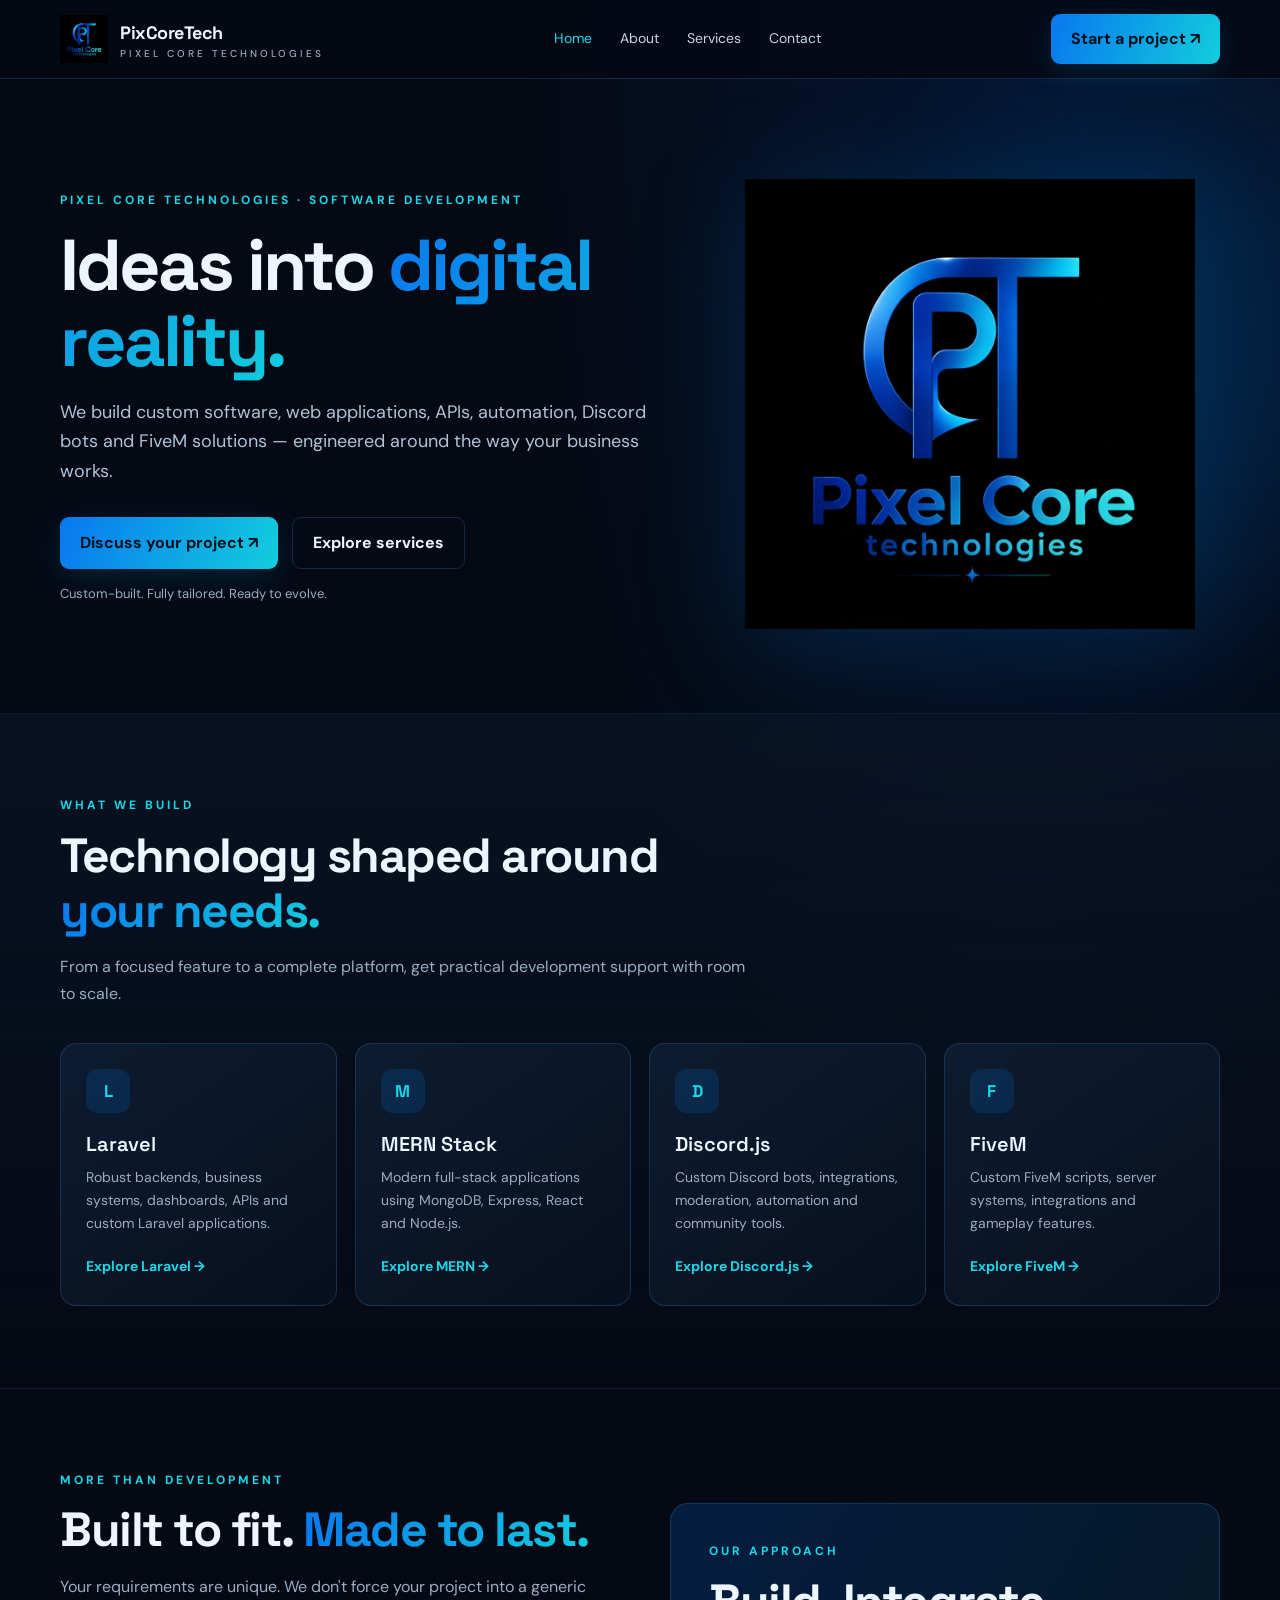
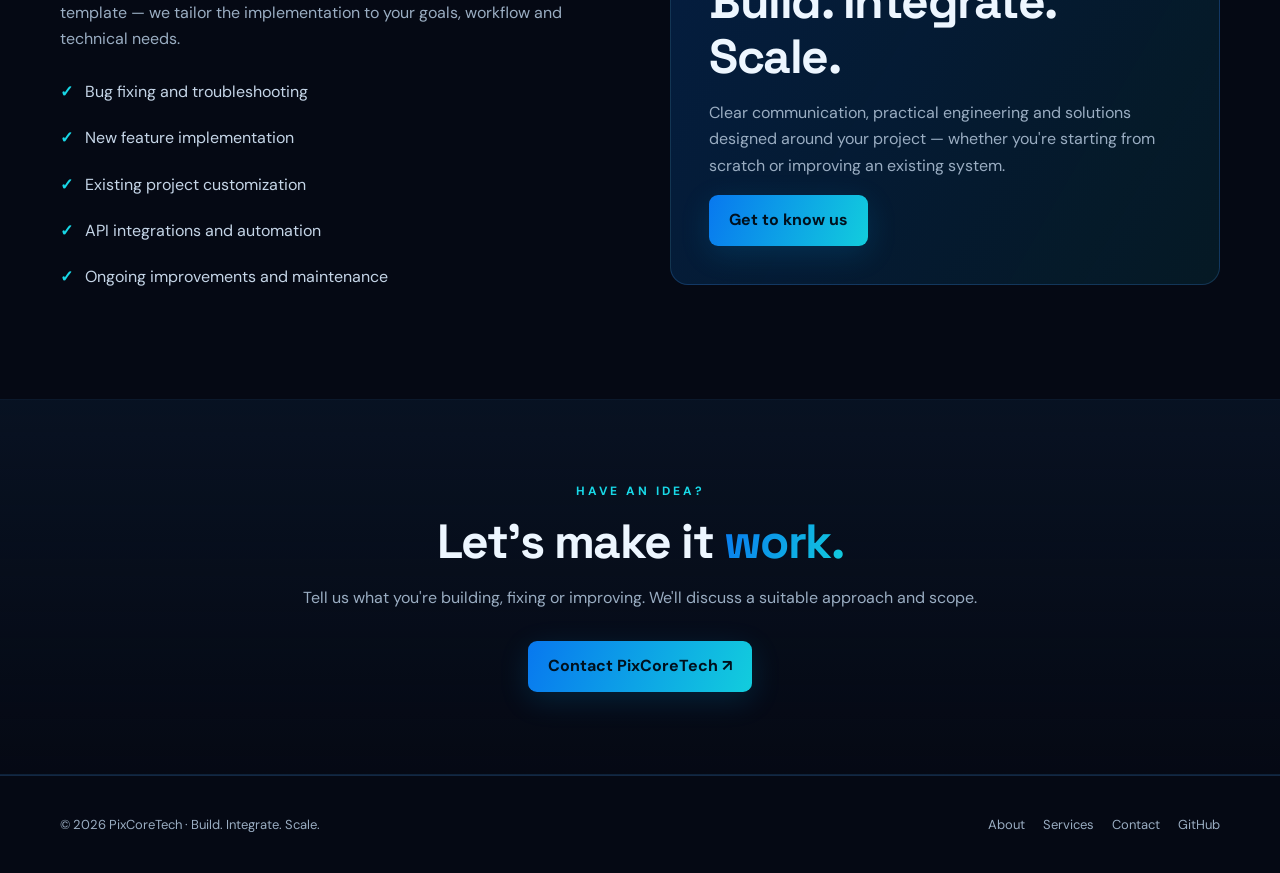
<file: index.html>
<!doctype html>
<html lang="en"><head><meta charset="utf-8"><meta name="viewport" content="width=device-width,initial-scale=1">
<title>PixCoreTech | Custom Software & Web Development</title><meta name="description" content="PixCoreTech builds custom Laravel, MERN, Discord.js and FiveM solutions, including bug fixes, feature implementation, APIs and automation."><meta name="theme-color" content="#050914">
<meta name="robots" content="index,follow"><link rel="canonical" href="https://pixcoretech.px1.buzz/index.html">
<meta property="og:type" content="website"><meta property="og:site_name" content="PixCoreTech"><meta property="og:title" content="PixCoreTech | Custom Software & Web Development"><meta property="og:description" content="PixCoreTech builds custom Laravel, MERN, Discord.js and FiveM solutions, including bug fixes, feature implementation, APIs and automation."><meta property="og:image" content="https://pixcoretech.px1.buzz/assets/pixcoretech-logo.png">
<link rel="icon" href="assets/pixcoretech-logo.png"><link rel="stylesheet" href="styles.css">
<script type="application/ld+json">{"@context":"https://schema.org","@type":"SoftwareCompany","name":"PixCoreTech","alternateName":"Pixel Core Technologies","url":"https://pixcoretech.px1.buzz/","description":"Custom software development, web applications, APIs, automation, Discord.js and FiveM development.","slogan":"Build. Integrate. Scale.","areaServed":"Worldwide","knowsAbout":["Laravel development","MERN stack development","Discord.js development","FiveM development","API integration","Bug fixing","Custom software"]}</script></head>
<body><header class="topbar"><div class="container nav"><a class="brand" href="index.html"><img src="assets/pixcoretech-logo.png" alt="PixCoreTech logo"><span>PixCoreTech<small>Pixel Core Technologies</small></span></a><button class="menu" aria-label="Toggle navigation" aria-expanded="false">☰</button><nav class="navlinks"><a class="active" href="index.html">Home</a><a href="about.html">About</a><a href="services.html">Services</a><a href="contact.html">Contact</a></nav><a class="nav-cta" href="contact.html">Start a project ↗</a></div></header><main><section class="hero"><div class="container hero-grid"><div><div class="eyebrow">Pixel Core Technologies · Software Development</div><h1>Ideas into <span class="gradient">digital reality.</span></h1><p class="lead">We build custom software, web applications, APIs, automation, Discord bots and FiveM solutions — engineered around the way your business works.</p><div class="actions"><a class="btn" href="contact.html">Discuss your project ↗</a><a class="btn secondary" href="services.html">Explore services</a></div><p class="notice">Custom-built. Fully tailored. Ready to evolve.</p></div><div><img class="hero-logo" src="assets/pixcoretech-logo.png" alt="PixCoreTech — Pixel Core Technologies blue and cyan PT logo"></div></div></section>
<section class="section alt"><div class="container"><div class="section-head"><div class="eyebrow">What we build</div><h2>Technology shaped around <span class="gradient">your needs.</span></h2><p>From a focused feature to a complete platform, get practical development support with room to scale.</p></div><div class="cards">
<div class="card"><div class="icon">L</div><h3>Laravel</h3><p>Robust backends, business systems, dashboards, APIs and custom Laravel applications.</p><a class="arrow" href="services.html#laravel">Explore Laravel →</a></div>
<div class="card"><div class="icon">M</div><h3>MERN Stack</h3><p>Modern full-stack applications using MongoDB, Express, React and Node.js.</p><a class="arrow" href="services.html#mern">Explore MERN →</a></div>
<div class="card"><div class="icon">D</div><h3>Discord.js</h3><p>Custom Discord bots, integrations, moderation, automation and community tools.</p><a class="arrow" href="services.html#discord">Explore Discord.js →</a></div>
<div class="card"><div class="icon">F</div><h3>FiveM</h3><p>Custom FiveM scripts, server systems, integrations and gameplay features.</p><a class="arrow" href="services.html#fivem">Explore FiveM →</a></div></div></div></section>
<section class="section"><div class="container split"><div><div class="eyebrow">More than development</div><h2>Built to fit. <span class="gradient">Made to last.</span></h2><p class="muted">Your requirements are unique. We don't force your project into a generic template — we tailor the implementation to your goals, workflow and technical needs.</p><ul class="checks"><li>Bug fixing and troubleshooting</li><li>New feature implementation</li><li>Existing project customization</li><li>API integrations and automation</li><li>Ongoing improvements and maintenance</li></ul></div><div class="callout"><div class="eyebrow">Our approach</div><h2>Build. Integrate. Scale.</h2><p class="muted">Clear communication, practical engineering and solutions designed around your project — whether you're starting from scratch or improving an existing system.</p><a class="btn" href="about.html">Get to know us</a></div></div></section>
<section class="section alt"><div class="container" style="text-align:center"><div class="eyebrow">Have an idea?</div><h2>Let's make it <span class="gradient">work.</span></h2><p class="muted">Tell us what you're building, fixing or improving. We'll discuss a suitable approach and scope.</p><div class="actions" style="justify-content:center"><a class="btn" href="contact.html">Contact PixCoreTech ↗</a></div></div></section></main><footer class="footer"><div class="container footer-inner"><div>© <span data-year></span> PixCoreTech · Build. Integrate. Scale.</div><div class="footer-links"><a href="about.html">About</a><a href="services.html">Services</a><a href="contact.html">Contact</a><a href="https://github.com/PixCoreTech" target="_blank" rel="noopener">GitHub</a></div></div></footer><script src="script.js"></script></body></html>
</file>
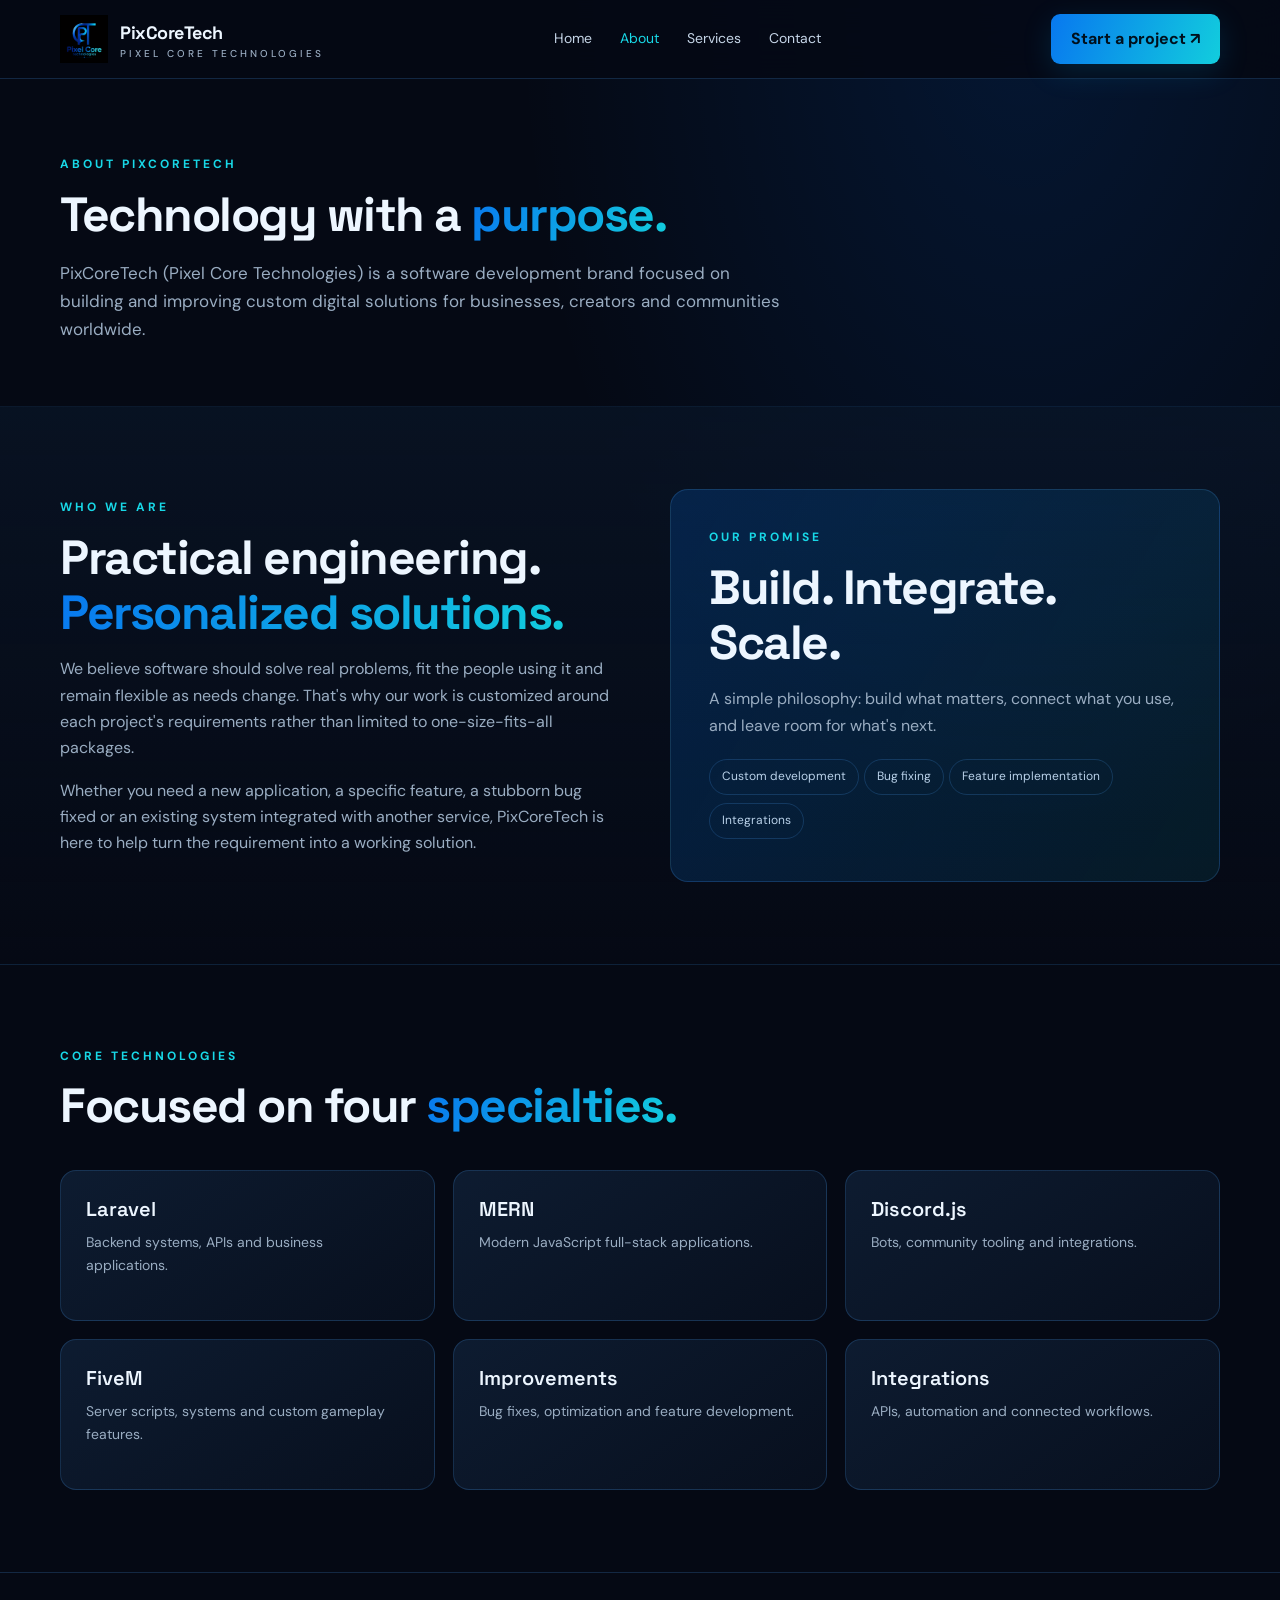
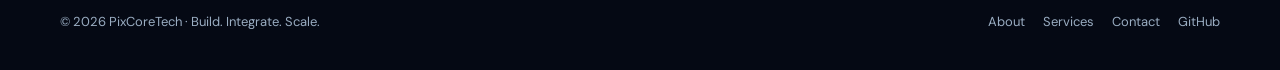
<file: about.html>
<!doctype html>
<html lang="en"><head><meta charset="utf-8"><meta name="viewport" content="width=device-width,initial-scale=1">
<title>About PixCoreTech | Pixel Core Technologies</title><meta name="description" content="Learn about PixCoreTech, a custom software development brand building tailored web applications, APIs, Discord bots and FiveM solutions."><meta name="theme-color" content="#050914">
<meta name="robots" content="index,follow"><link rel="canonical" href="https://pixcoretech.px1.buzz/about.html">
<meta property="og:type" content="website"><meta property="og:site_name" content="PixCoreTech"><meta property="og:title" content="About PixCoreTech | Pixel Core Technologies"><meta property="og:description" content="Learn about PixCoreTech, a custom software development brand building tailored web applications, APIs, Discord bots and FiveM solutions."><meta property="og:image" content="https://pixcoretech.px1.buzz/assets/pixcoretech-logo.png">
<link rel="icon" href="assets/pixcoretech-logo.png"><link rel="stylesheet" href="styles.css">
<script type="application/ld+json">{"@context":"https://schema.org","@type":"SoftwareCompany","name":"PixCoreTech","alternateName":"Pixel Core Technologies","url":"https://pixcoretech.px1.buzz/","description":"Custom software development, web applications, APIs, automation, Discord.js and FiveM development.","slogan":"Build. Integrate. Scale.","areaServed":"Worldwide","knowsAbout":["Laravel development","MERN stack development","Discord.js development","FiveM development","API integration","Bug fixing","Custom software"]}</script></head>
<body><header class="topbar"><div class="container nav"><a class="brand" href="index.html"><img src="assets/pixcoretech-logo.png" alt="PixCoreTech logo"><span>PixCoreTech<small>Pixel Core Technologies</small></span></a><button class="menu" aria-label="Toggle navigation" aria-expanded="false">☰</button><nav class="navlinks"><a href="index.html">Home</a><a class="active" href="about.html">About</a><a href="services.html">Services</a><a href="contact.html">Contact</a></nav><a class="nav-cta" href="contact.html">Start a project ↗</a></div></header><main><section class="page-hero"><div class="container"><div class="eyebrow">About PixCoreTech</div><h1>Technology with a <span class="gradient">purpose.</span></h1><p>PixCoreTech (Pixel Core Technologies) is a software development brand focused on building and improving custom digital solutions for businesses, creators and communities worldwide.</p></div></section>
<section class="section alt"><div class="container split"><div><div class="eyebrow">Who we are</div><h2>Practical engineering. <span class="gradient">Personalized solutions.</span></h2><p class="muted">We believe software should solve real problems, fit the people using it and remain flexible as needs change. That's why our work is customized around each project's requirements rather than limited to one-size-fits-all packages.</p><p class="muted">Whether you need a new application, a specific feature, a stubborn bug fixed or an existing system integrated with another service, PixCoreTech is here to help turn the requirement into a working solution.</p></div><div class="callout"><div class="eyebrow">Our promise</div><h2>Build. Integrate. Scale.</h2><p class="muted">A simple philosophy: build what matters, connect what you use, and leave room for what's next.</p><span class="pill">Custom development</span><span class="pill">Bug fixing</span><span class="pill">Feature implementation</span><span class="pill">Integrations</span></div></div></section>
<section class="section"><div class="container"><div class="section-head"><div class="eyebrow">Core technologies</div><h2>Focused on four <span class="gradient">specialties.</span></h2></div><div class="feature-grid"><div class="card"><h3>Laravel</h3><p>Backend systems, APIs and business applications.</p></div><div class="card"><h3>MERN</h3><p>Modern JavaScript full-stack applications.</p></div><div class="card"><h3>Discord.js</h3><p>Bots, community tooling and integrations.</p></div><div class="card"><h3>FiveM</h3><p>Server scripts, systems and custom gameplay features.</p></div><div class="card"><h3>Improvements</h3><p>Bug fixes, optimization and feature development.</p></div><div class="card"><h3>Integrations</h3><p>APIs, automation and connected workflows.</p></div></div></div></section></main><footer class="footer"><div class="container footer-inner"><div>© <span data-year></span> PixCoreTech · Build. Integrate. Scale.</div><div class="footer-links"><a href="about.html">About</a><a href="services.html">Services</a><a href="contact.html">Contact</a><a href="https://github.com/PixCoreTech" target="_blank" rel="noopener">GitHub</a></div></div></footer><script src="script.js"></script></body></html>
</file>
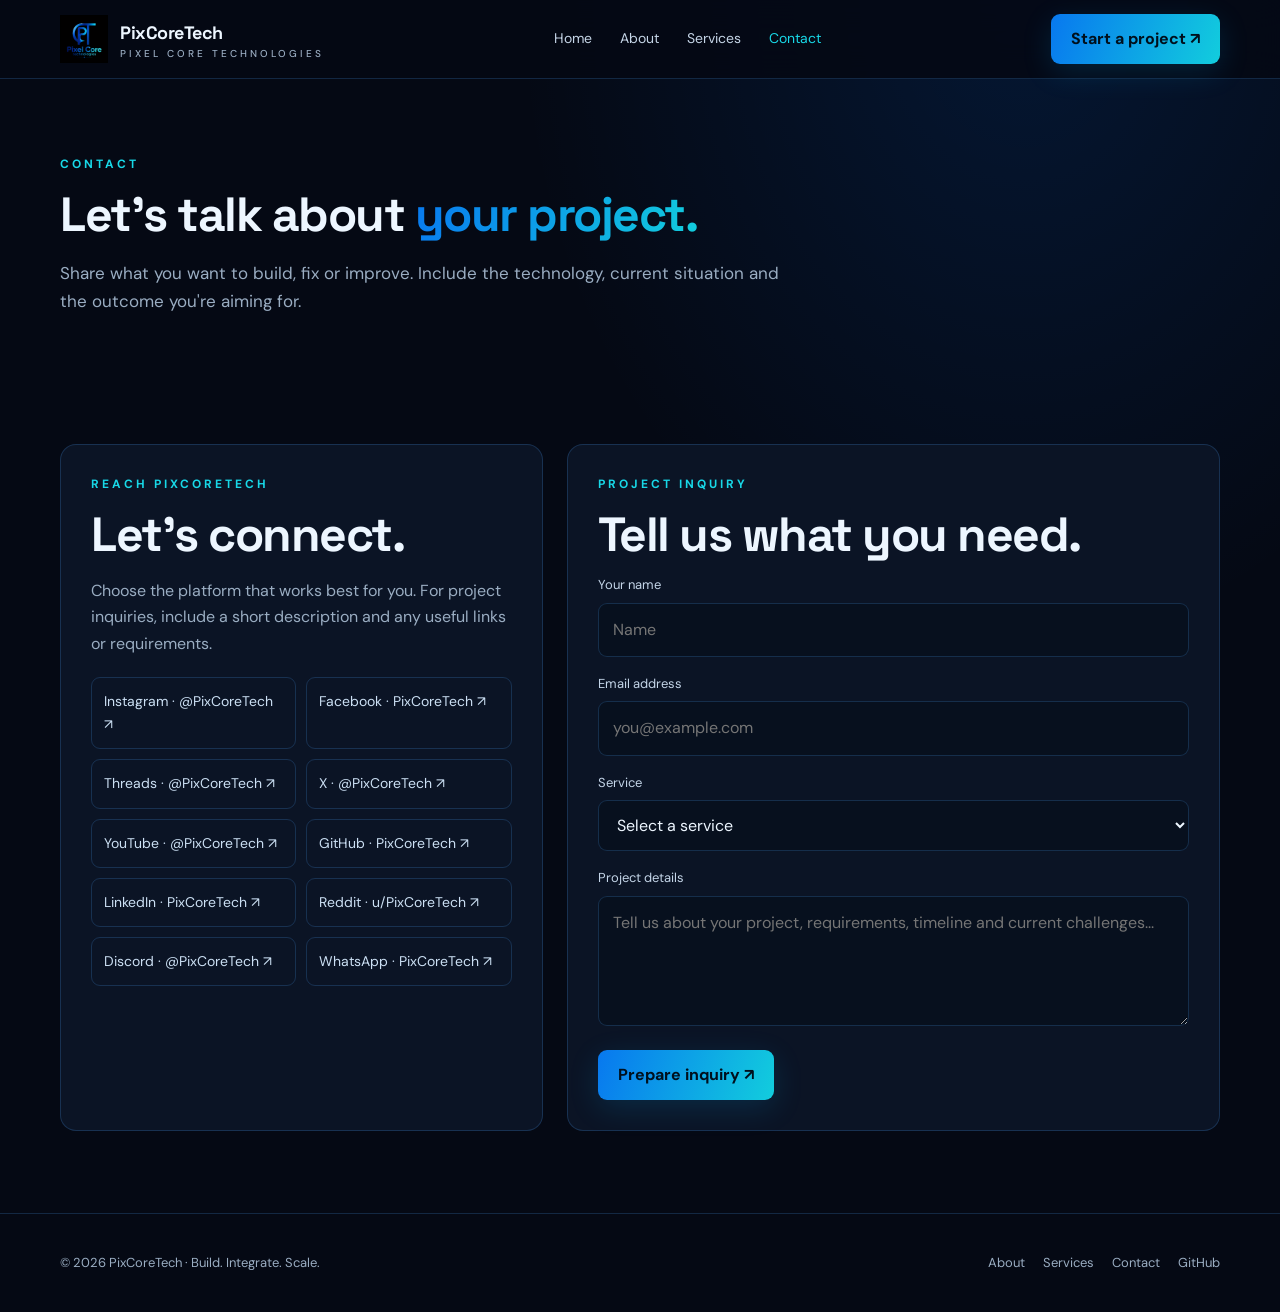
<file: contact.html>
<!doctype html>
<html lang="en"><head><meta charset="utf-8"><meta name="viewport" content="width=device-width,initial-scale=1">
<title>Contact PixCoreTech | Start a Project</title><meta name="description" content="Contact PixCoreTech for custom software, Laravel, MERN, Discord.js, FiveM development, bug fixing and feature implementation."><meta name="theme-color" content="#050914">
<meta name="robots" content="index,follow"><link rel="canonical" href="https://pixcoretech.px1.buzz/contact.html">
<meta property="og:type" content="website"><meta property="og:site_name" content="PixCoreTech"><meta property="og:title" content="Contact PixCoreTech | Start a Project"><meta property="og:description" content="Contact PixCoreTech for custom software, Laravel, MERN, Discord.js, FiveM development, bug fixing and feature implementation."><meta property="og:image" content="https://pixcoretech.px1.buzz/assets/pixcoretech-logo.png">
<link rel="icon" href="assets/pixcoretech-logo.png"><link rel="stylesheet" href="styles.css">
<script type="application/ld+json">{"@context":"https://schema.org","@type":"SoftwareCompany","name":"PixCoreTech","alternateName":"Pixel Core Technologies","url":"https://pixcoretech.px1.buzz/","description":"Custom software development, web applications, APIs, automation, Discord.js and FiveM development.","slogan":"Build. Integrate. Scale.","areaServed":"Worldwide","knowsAbout":["Laravel development","MERN stack development","Discord.js development","FiveM development","API integration","Bug fixing","Custom software"]}</script></head>
<body><header class="topbar"><div class="container nav"><a class="brand" href="index.html"><img src="assets/pixcoretech-logo.png" alt="PixCoreTech logo"><span>PixCoreTech<small>Pixel Core Technologies</small></span></a><button class="menu" aria-label="Toggle navigation" aria-expanded="false">☰</button><nav class="navlinks"><a href="index.html">Home</a><a href="about.html">About</a><a href="services.html">Services</a><a class="active" href="contact.html">Contact</a></nav><a class="nav-cta" href="contact.html">Start a project ↗</a></div></header><main><section class="page-hero compact"><div class="container"><div class="eyebrow">Contact</div><h1>Let's talk about <span class="gradient">your project.</span></h1><p>Share what you want to build, fix or improve. Include the technology, current situation and the outcome you're aiming for.</p></div></section>
<section class="section"><div class="container contact-grid"><div class="contact-panel"><div class="eyebrow">Reach PixCoreTech</div><h2>Let's connect.</h2><p class="muted">Choose the platform that works best for you. For project inquiries, include a short description and any useful links or requirements.</p><div class="socials">
<a class="social" href="https://www.instagram.com/pixcoretech/" target="_blank" rel="noopener">Instagram · @PixCoreTech ↗</a>
<a class="social" href="https://www.facebook.com/profile.php?id=61595863424711" target="_blank" rel="noopener">Facebook · PixCoreTech ↗</a>
<a class="social" href="https://www.threads.net/@pixcoretech" target="_blank" rel="noopener">Threads · @PixCoreTech ↗</a>
<a class="social" href="https://x.com/PixCoreTech" target="_blank" rel="noopener">X · @PixCoreTech ↗</a>
<a class="social" href="https://www.youtube.com/@PixCoreTech" target="_blank" rel="noopener">YouTube · @PixCoreTech ↗</a>
<a class="social" href="https://github.com/PixCoreTech" target="_blank" rel="noopener">GitHub · PixCoreTech ↗</a>
<a class="social" href="https://www.linkedin.com/company/pixcoretech/" target="_blank" rel="noopener">LinkedIn · PixCoreTech ↗</a>
<a class="social" href="https://www.reddit.com/user/PixCoreTech/" target="_blank" rel="noopener">Reddit · u/PixCoreTech ↗</a>
<a class="social" href="https://discordapp.com/users/1567366412165578913" target="_blank" rel="noopener">Discord · @PixCoreTech ↗</a>
<a class="social" href="https://wa.me/pixcoretech" target="_blank" rel="noopener">WhatsApp · PixCoreTech ↗</a>
</div></div>
<div class="contact-panel"><div class="eyebrow">Project inquiry</div><h2>Tell us what you need.</h2><form id="contact-form"><div class="field"><label for="name">Your name</label><input id="name" name="name" required placeholder="Name"></div><div class="field"><label for="email">Email address</label><input id="email" name="email" type="email" required placeholder="you@example.com"></div><div class="field"><label for="service">Service</label><select id="service" name="service"><option value="">Select a service</option><option>Laravel</option><option>MERN Stack</option><option>Discord.js</option><option>FiveM</option><option>Bug fixing / feature implementation</option><option>Other custom development</option></select></div><div class="field"><label for="message">Project details</label><textarea id="message" name="message" required placeholder="Tell us about your project, requirements, timeline and current challenges..."></textarea></div><button class="btn" type="submit">Prepare inquiry ↗</button></form></div></div></section></main><footer class="footer"><div class="container footer-inner"><div>© <span data-year></span> PixCoreTech · Build. Integrate. Scale.</div><div class="footer-links"><a href="about.html">About</a><a href="services.html">Services</a><a href="contact.html">Contact</a><a href="https://github.com/PixCoreTech" target="_blank" rel="noopener">GitHub</a></div></div></footer><script src="script.js"></script></body></html>
</file>
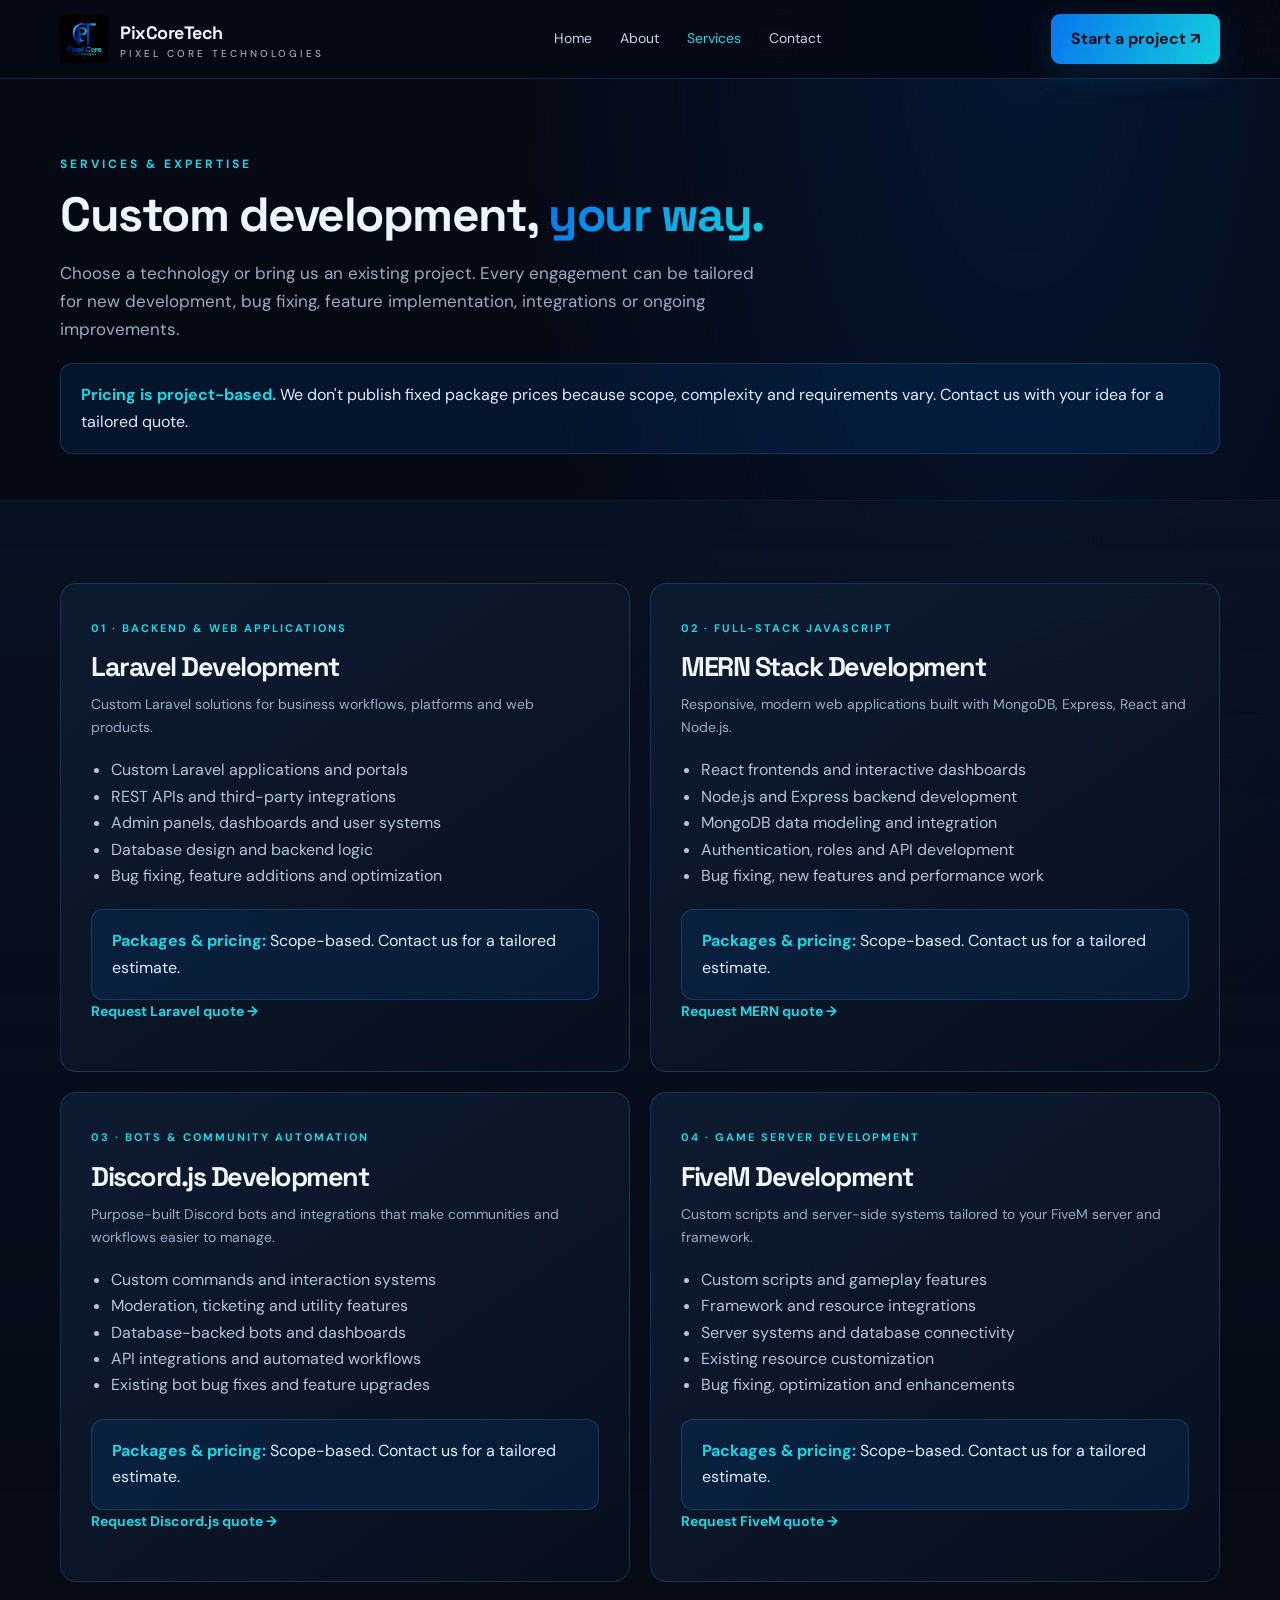
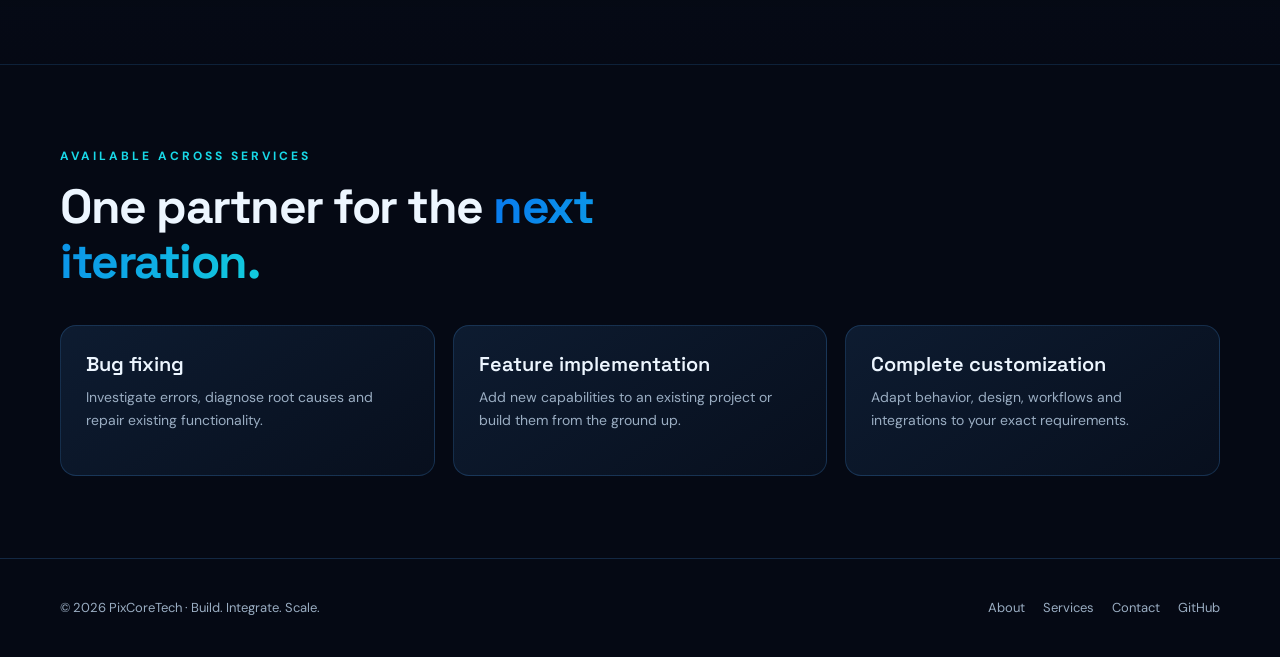
<file: services.html>
<!doctype html>
<html lang="en"><head><meta charset="utf-8"><meta name="viewport" content="width=device-width,initial-scale=1">
<title>Software Development Services | PixCoreTech</title><meta name="description" content="Explore custom Laravel, MERN stack, Discord.js and FiveM development, plus bug fixing, feature implementation and project customization."><meta name="theme-color" content="#050914">
<meta name="robots" content="index,follow"><link rel="canonical" href="https://pixcoretech.px1.buzz/services.html">
<meta property="og:type" content="website"><meta property="og:site_name" content="PixCoreTech"><meta property="og:title" content="Software Development Services | PixCoreTech"><meta property="og:description" content="Explore custom Laravel, MERN stack, Discord.js and FiveM development, plus bug fixing, feature implementation and project customization."><meta property="og:image" content="https://pixcoretech.px1.buzz/assets/pixcoretech-logo.png">
<link rel="icon" href="assets/pixcoretech-logo.png"><link rel="stylesheet" href="styles.css">
<script type="application/ld+json">{"@context":"https://schema.org","@type":"SoftwareCompany","name":"PixCoreTech","alternateName":"Pixel Core Technologies","url":"https://pixcoretech.px1.buzz/","description":"Custom software development, web applications, APIs, automation, Discord.js and FiveM development.","slogan":"Build. Integrate. Scale.","areaServed":"Worldwide","knowsAbout":["Laravel development","MERN stack development","Discord.js development","FiveM development","API integration","Bug fixing","Custom software"]}</script></head>
<body><header class="topbar"><div class="container nav"><a class="brand" href="index.html"><img src="assets/pixcoretech-logo.png" alt="PixCoreTech logo"><span>PixCoreTech<small>Pixel Core Technologies</small></span></a><button class="menu" aria-label="Toggle navigation" aria-expanded="false">☰</button><nav class="navlinks"><a href="index.html">Home</a><a href="about.html">About</a><a class="active" href="services.html">Services</a><a href="contact.html">Contact</a></nav><a class="nav-cta" href="contact.html">Start a project ↗</a></div></header><main><section class="page-hero"><div class="container"><div class="eyebrow">Services & expertise</div><h1>Custom development, <span class="gradient">your way.</span></h1><p>Choose a technology or bring us an existing project. Every engagement can be tailored for new development, bug fixing, feature implementation, integrations or ongoing improvements.</p><div class="pricing-note"><strong>Pricing is project-based.</strong> We don't publish fixed package prices because scope, complexity and requirements vary. Contact us with your idea for a tailored quote.</div></div></section>
<section class="section alt"><div class="container service-grid">
<article class="card service-card" id="laravel"><span class="tag">01 · Backend & web applications</span><h2>Laravel Development</h2><p class="muted">Custom Laravel solutions for business workflows, platforms and web products.</p><ul><li>Custom Laravel applications and portals</li><li>REST APIs and third-party integrations</li><li>Admin panels, dashboards and user systems</li><li>Database design and backend logic</li><li>Bug fixing, feature additions and optimization</li></ul><div class="pricing-note"><strong>Packages & pricing:</strong> Scope-based. Contact us for a tailored estimate.</div><p><a class="arrow" href="contact.html?service=Laravel">Request Laravel quote →</a></p></article>
<article class="card service-card" id="mern"><span class="tag">02 · Full-stack JavaScript</span><h2>MERN Stack Development</h2><p class="muted">Responsive, modern web applications built with MongoDB, Express, React and Node.js.</p><ul><li>React frontends and interactive dashboards</li><li>Node.js and Express backend development</li><li>MongoDB data modeling and integration</li><li>Authentication, roles and API development</li><li>Bug fixing, new features and performance work</li></ul><div class="pricing-note"><strong>Packages & pricing:</strong> Scope-based. Contact us for a tailored estimate.</div><p><a class="arrow" href="contact.html?service=MERN">Request MERN quote →</a></p></article>
<article class="card service-card" id="discord"><span class="tag">03 · Bots & community automation</span><h2>Discord.js Development</h2><p class="muted">Purpose-built Discord bots and integrations that make communities and workflows easier to manage.</p><ul><li>Custom commands and interaction systems</li><li>Moderation, ticketing and utility features</li><li>Database-backed bots and dashboards</li><li>API integrations and automated workflows</li><li>Existing bot bug fixes and feature upgrades</li></ul><div class="pricing-note"><strong>Packages & pricing:</strong> Scope-based. Contact us for a tailored estimate.</div><p><a class="arrow" href="contact.html?service=Discord.js">Request Discord.js quote →</a></p></article>
<article class="card service-card" id="fivem"><span class="tag">04 · Game server development</span><h2>FiveM Development</h2><p class="muted">Custom scripts and server-side systems tailored to your FiveM server and framework.</p><ul><li>Custom scripts and gameplay features</li><li>Framework and resource integrations</li><li>Server systems and database connectivity</li><li>Existing resource customization</li><li>Bug fixing, optimization and enhancements</li></ul><div class="pricing-note"><strong>Packages & pricing:</strong> Scope-based. Contact us for a tailored estimate.</div><p><a class="arrow" href="contact.html?service=FiveM">Request FiveM quote →</a></p></article>
</div></section>
<section class="section"><div class="container"><div class="section-head"><div class="eyebrow">Available across services</div><h2>One partner for the <span class="gradient">next iteration.</span></h2></div><div class="feature-grid"><div class="card"><h3>Bug fixing</h3><p>Investigate errors, diagnose root causes and repair existing functionality.</p></div><div class="card"><h3>Feature implementation</h3><p>Add new capabilities to an existing project or build them from the ground up.</p></div><div class="card"><h3>Complete customization</h3><p>Adapt behavior, design, workflows and integrations to your exact requirements.</p></div></div></div></section></main><footer class="footer"><div class="container footer-inner"><div>© <span data-year></span> PixCoreTech · Build. Integrate. Scale.</div><div class="footer-links"><a href="about.html">About</a><a href="services.html">Services</a><a href="contact.html">Contact</a><a href="https://github.com/PixCoreTech" target="_blank" rel="noopener">GitHub</a></div></div></footer><script src="script.js"></script></body></html>
</file>
<file: styles.css>
@import url('https://fonts.googleapis.com/css2?family=DM+Sans:wght@400;500;600;700&family=Space+Grotesk:wght@400;500;600;700&display=swap');
:root{--bg:#050914;--panel:#0b1425;--panel2:#0e1b30;--text:#edf6ff;--muted:#9aadc2;--blue:#0878ef;--cyan:#18d8e7;--line:rgba(75,163,255,.2);--grad:linear-gradient(110deg,#0878ef 0%,#12cddd 100%);--max:1160px}
*{box-sizing:border-box}html{scroll-behavior:smooth}body{margin:0;background:radial-gradient(ellipse at 80% 0%,rgba(0,115,255,.13),transparent 35%),var(--bg);color:var(--text);font-family:'DM Sans',sans-serif;line-height:1.65}a{color:inherit;text-decoration:none}img{max-width:100%;display:block}button{font:inherit}.container{width:min(var(--max),calc(100% - 40px));margin:auto}.topbar{position:sticky;top:0;z-index:20;background:rgba(5,9,20,.88);backdrop-filter:blur(16px);border-bottom:1px solid var(--line)}.nav{height:78px;display:flex;align-items:center;justify-content:space-between;gap:24px}.brand{display:flex;align-items:center;gap:12px;font-family:'Space Grotesk',sans-serif;font-weight:700;letter-spacing:-.5px}.brand img{width:48px;height:48px;object-fit:contain}.brand span{font-size:18px}.brand small{display:block;color:var(--muted);font:500 10px 'DM Sans';letter-spacing:3px;text-transform:uppercase}.navlinks{display:flex;gap:28px;align-items:center;color:#c5d5e7;font-size:14px}.navlinks a:hover,.navlinks a.active{color:var(--cyan)}.nav-cta,.btn{display:inline-flex;align-items:center;justify-content:center;padding:12px 20px;border-radius:9px;background:var(--grad);color:#00101d;font-weight:700;border:0;box-shadow:0 8px 30px rgba(0,174,255,.15);transition:.2s}.nav-cta:hover,.btn:hover{transform:translateY(-2px);filter:brightness(1.1)}.menu{display:none;background:none;color:white;border:1px solid var(--line);padding:8px 11px;border-radius:8px}.hero{padding:100px 0 84px;position:relative;overflow:hidden}.hero:after{content:"";position:absolute;width:480px;height:480px;border-radius:50%;background:rgba(0,139,255,.12);filter:blur(90px);right:-180px;top:20px;pointer-events:none}.eyebrow{color:var(--cyan);font-size:12px;font-weight:700;letter-spacing:3px;text-transform:uppercase}.hero-grid{display:grid;grid-template-columns:1.1fr .9fr;gap:50px;align-items:center;position:relative;z-index:1}.hero h1{font:700 clamp(42px,6vw,72px)/1.05 'Space Grotesk';letter-spacing:-3px;margin:18px 0}.gradient{background:var(--grad);-webkit-background-clip:text;background-clip:text;color:transparent}.lead{font-size:18px;color:#b1c2d5;max-width:620px}.actions{display:flex;gap:14px;flex-wrap:wrap;margin-top:30px}.btn.secondary{background:transparent;color:var(--text);border:1px solid var(--line);box-shadow:none}.hero-logo{max-width:450px;margin:auto;filter:drop-shadow(0 15px 55px rgba(0,147,255,.16))}.section{padding:82px 0}.section.alt{background:linear-gradient(180deg,rgba(9,21,39,.72),rgba(5,9,20,.2));border-block:1px solid rgba(75,163,255,.1)}.section-head{max-width:700px;margin-bottom:36px}.section h2,.page-hero h1{font:700 clamp(32px,4vw,48px)/1.15 'Space Grotesk';letter-spacing:-1.5px;margin:12px 0}.section-head p,.muted{color:var(--muted)}.cards{display:grid;grid-template-columns:repeat(4,1fr);gap:18px}.card{background:linear-gradient(145deg,rgba(14,29,50,.95),rgba(8,16,30,.95));border:1px solid var(--line);border-radius:16px;padding:25px;transition:.25s}.card:hover{transform:translateY(-5px);border-color:rgba(24,216,231,.55)}.icon{width:44px;height:44px;border-radius:12px;background:rgba(0,140,255,.14);display:grid;place-items:center;color:var(--cyan);font:700 17px 'Space Grotesk';margin-bottom:18px}.card h3{font:600 20px 'Space Grotesk';margin:0 0 9px}.card p{color:var(--muted);font-size:14px;margin:0 0 18px}.arrow{color:var(--cyan);font-weight:700;font-size:14px}.split{display:grid;grid-template-columns:1fr 1fr;gap:60px;align-items:center}.checks{padding:0;list-style:none}.checks li{padding:10px 0;color:#c5d5e7}.checks li:before{content:"✓";color:var(--cyan);font-weight:700;margin-right:12px}.callout{padding:38px;border-radius:18px;background:linear-gradient(120deg,rgba(0,111,239,.2),rgba(14,216,231,.08));border:1px solid var(--line)}.page-hero{padding:76px 0 46px}.page-hero p{color:var(--muted);max-width:720px;font-size:17px}.service-grid{display:grid;grid-template-columns:repeat(2,1fr);gap:20px}.service-card{padding:30px}.service-card .tag{color:var(--cyan);font-size:11px;letter-spacing:2px;text-transform:uppercase;font-weight:700}.service-card h2{font:700 27px 'Space Grotesk';margin:9px 0}.service-card ul{padding-left:20px;color:#b4c5d8}.pricing-note{padding:18px 20px;border-radius:12px;background:rgba(0,130,255,.1);border:1px solid var(--line);color:#dcecff;margin-top:20px}.pricing-note strong{color:var(--cyan)}.feature-grid{display:grid;grid-template-columns:repeat(3,1fr);gap:18px}.page-hero.compact{padding-bottom:30px}.contact-grid{display:grid;grid-template-columns:.85fr 1.15fr;gap:24px}.contact-panel{padding:30px;background:var(--panel);border:1px solid var(--line);border-radius:16px}.socials{display:grid;grid-template-columns:repeat(2,1fr);gap:10px;margin-top:20px}.social{padding:12px;border:1px solid var(--line);border-radius:9px;color:#cce0f4;font-size:14px}.social:hover{border-color:var(--cyan);color:var(--cyan)}.field{margin-bottom:16px}.field label{display:block;font-size:13px;color:#c4d5e8;margin-bottom:7px}.field input,.field textarea,.field select{width:100%;padding:13px 14px;background:#07101e;border:1px solid var(--line);border-radius:9px;color:var(--text);font:inherit}.field textarea{min-height:130px;resize:vertical}.footer{padding:38px 0;border-top:1px solid var(--line);color:var(--muted);font-size:13px}.footer-inner{display:flex;justify-content:space-between;gap:20px;flex-wrap:wrap}.footer-links{display:flex;gap:18px;flex-wrap:wrap}.footer a:hover{color:var(--cyan)}.pill{display:inline-block;border:1px solid var(--line);border-radius:100px;padding:7px 12px;color:#b9d1e9;font-size:12px;margin:4px 5px 4px 0}.notice{font-size:13px;color:var(--muted);margin-top:14px}
@media(max-width:900px){.cards{grid-template-columns:repeat(2,1fr)}.hero-grid,.split,.contact-grid{grid-template-columns:1fr}.hero-logo{max-width:320px}.service-grid{grid-template-columns:1fr}.feature-grid{grid-template-columns:repeat(2,1fr)}}
@media(max-width:680px){.container{width:min(100% - 30px,var(--max))}.nav{height:68px}.brand img{width:42px;height:42px}.menu{display:block}.navlinks{display:none;position:absolute;top:68px;left:0;right:0;padding:18px 22px 24px;background:#07101e;border-bottom:1px solid var(--line);flex-direction:column;align-items:stretch;gap:16px}.navlinks.open{display:flex}.nav-cta{display:none}.hero{padding:68px 0 55px}.hero h1{letter-spacing:-2px}.section{padding:60px 0}.cards,.feature-grid{grid-template-columns:1fr}.socials{grid-template-columns:1fr}.callout{padding:25px}}
</file>
